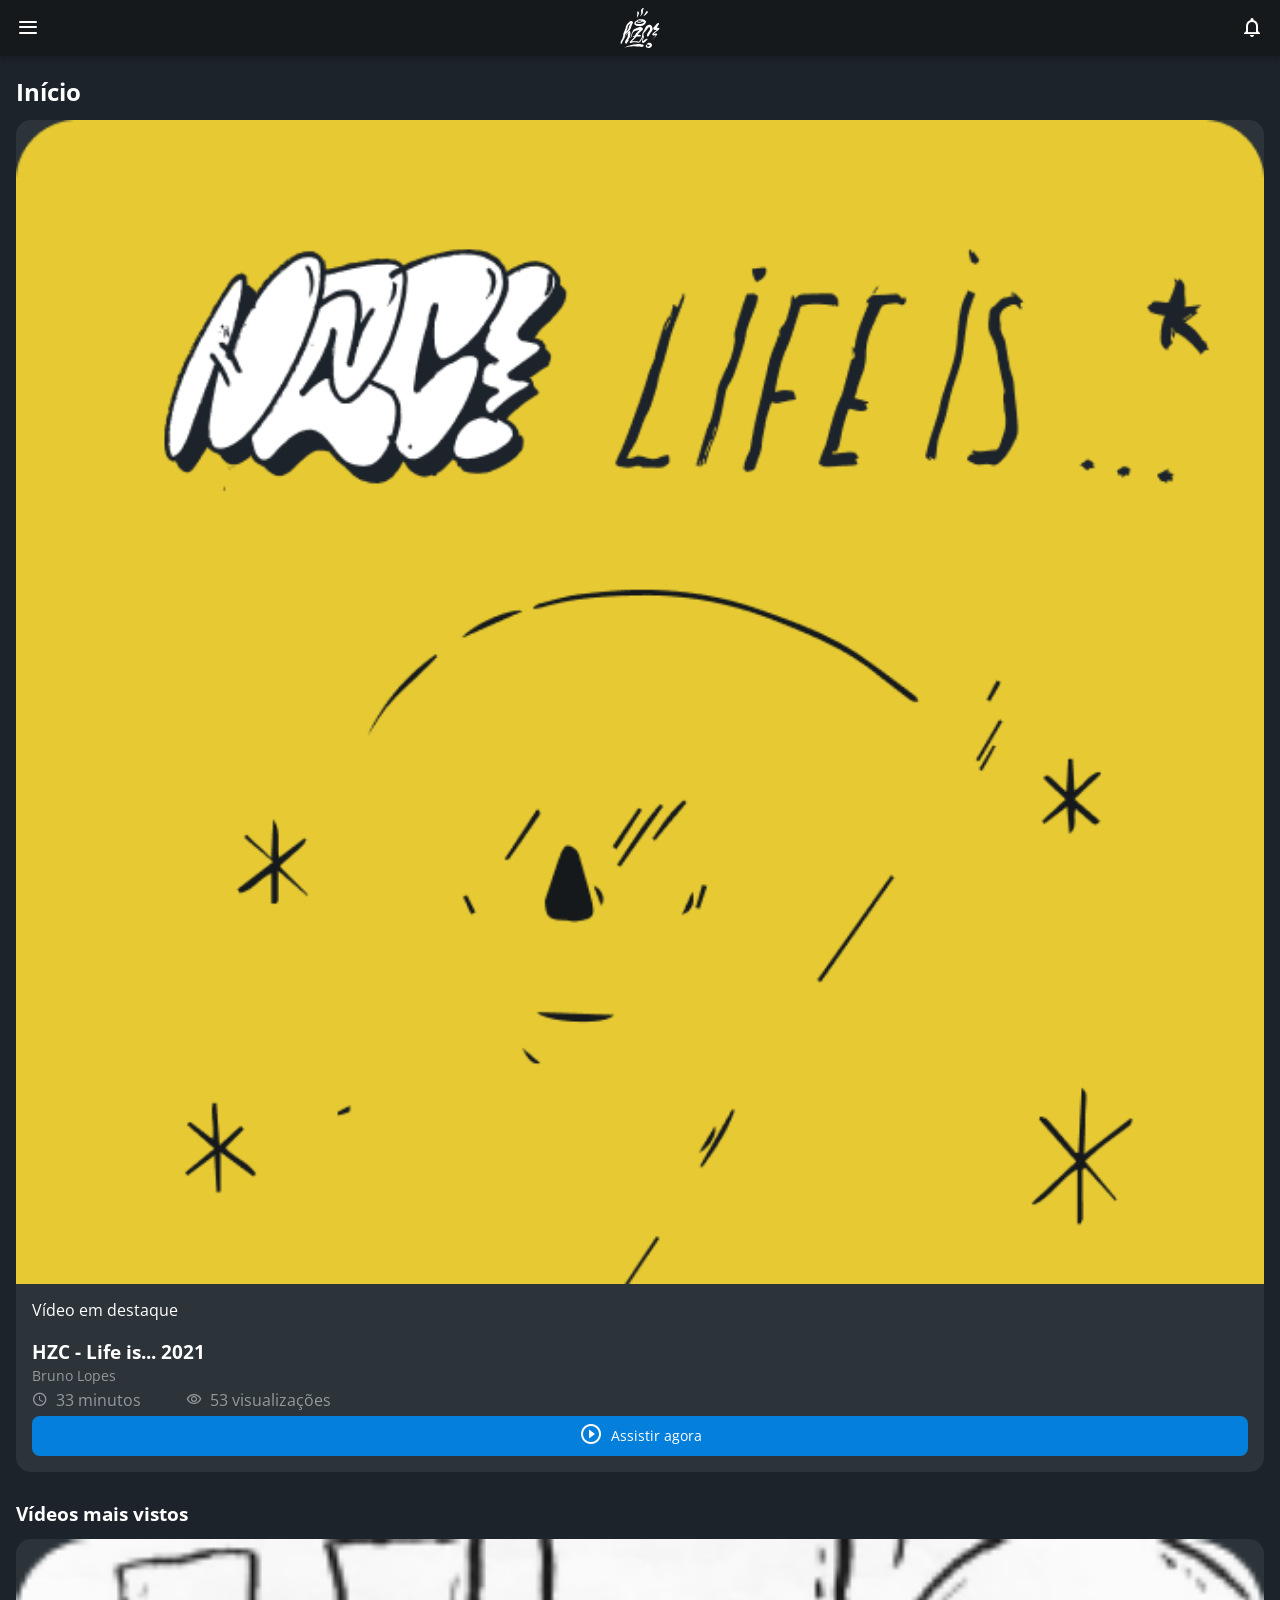
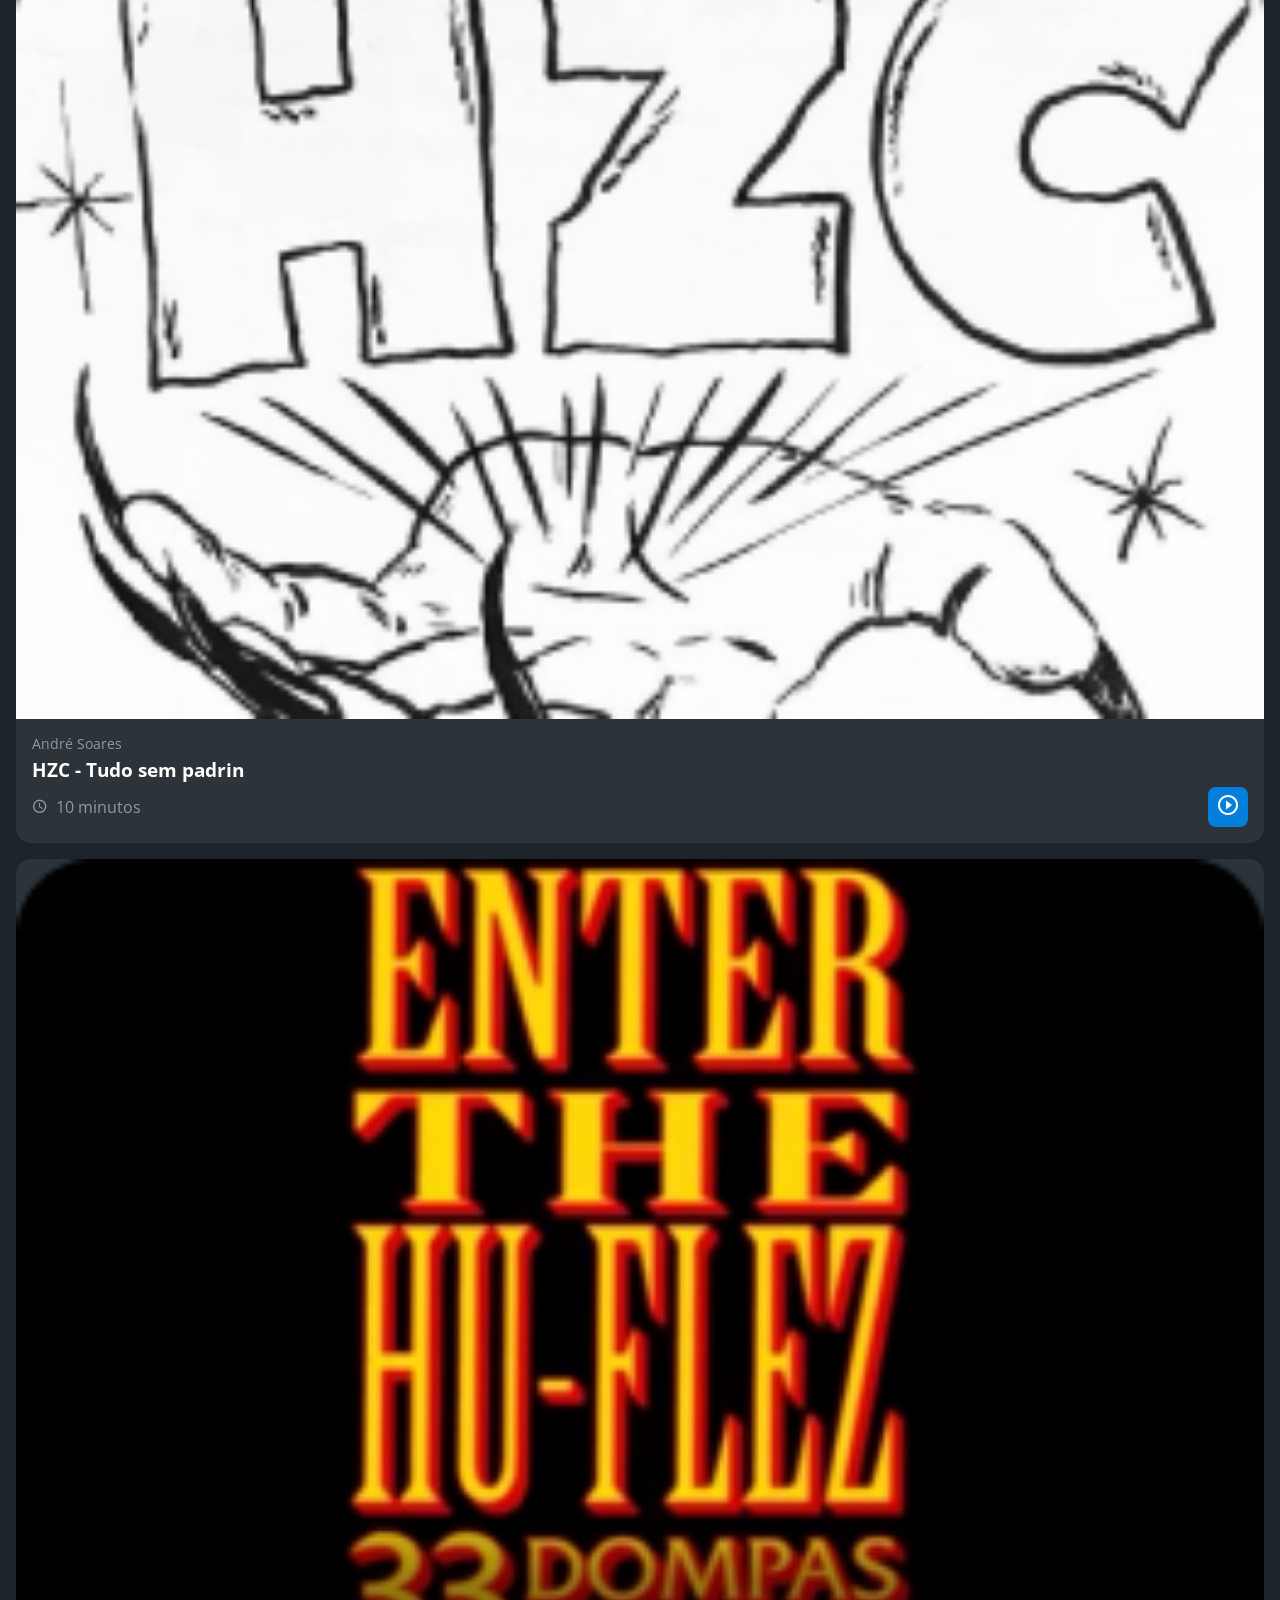
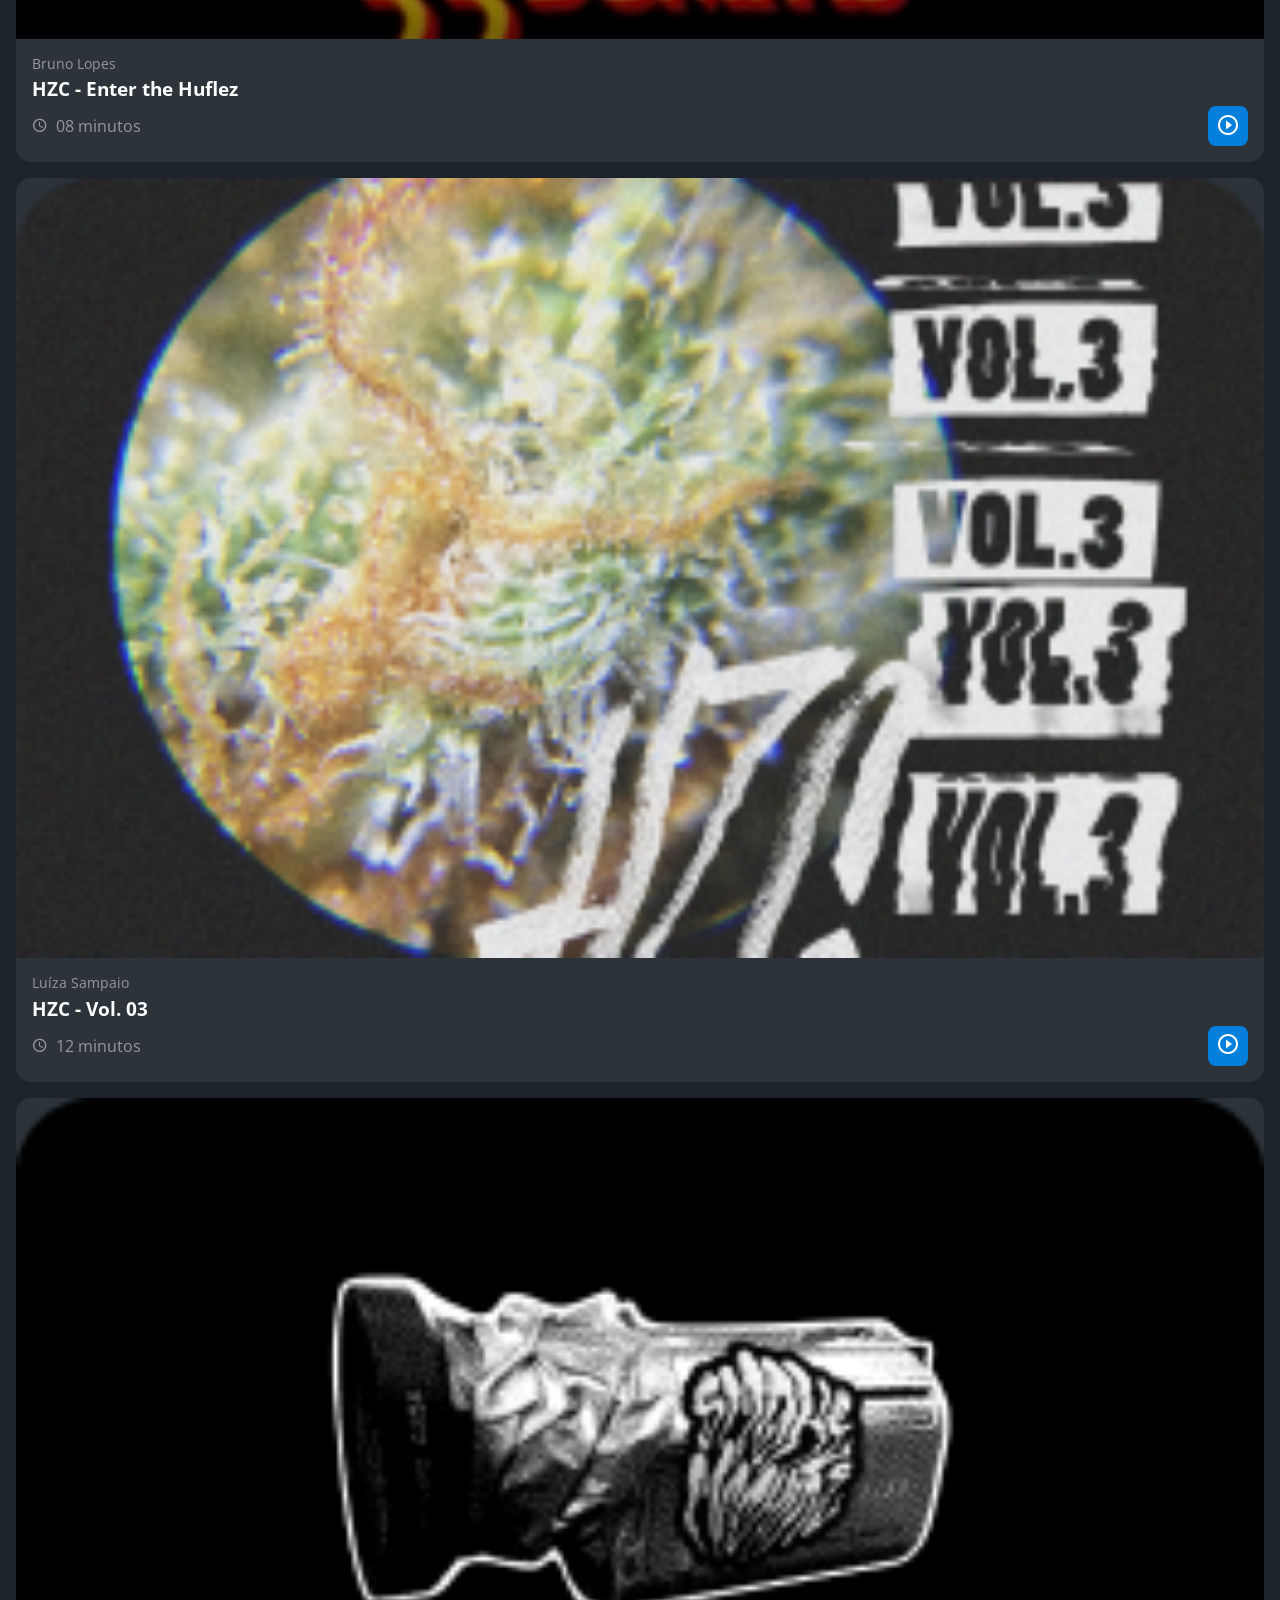
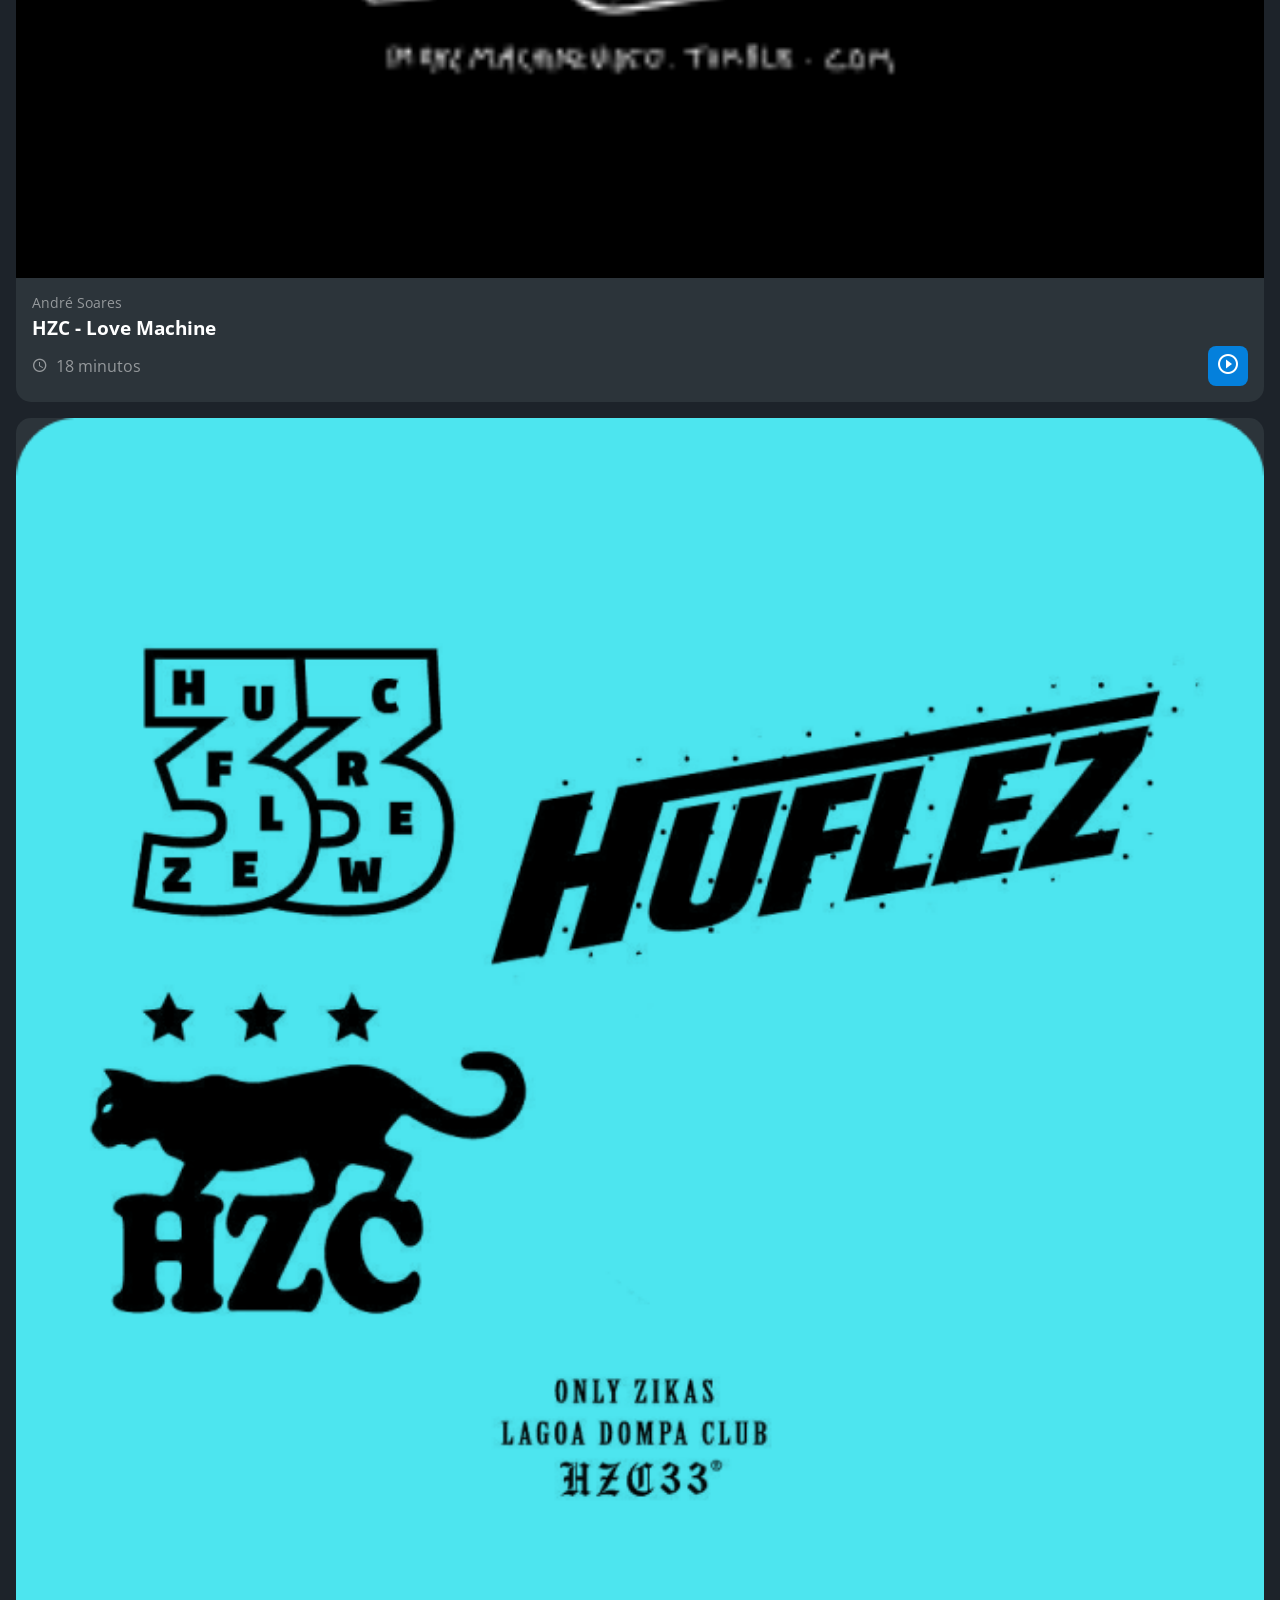
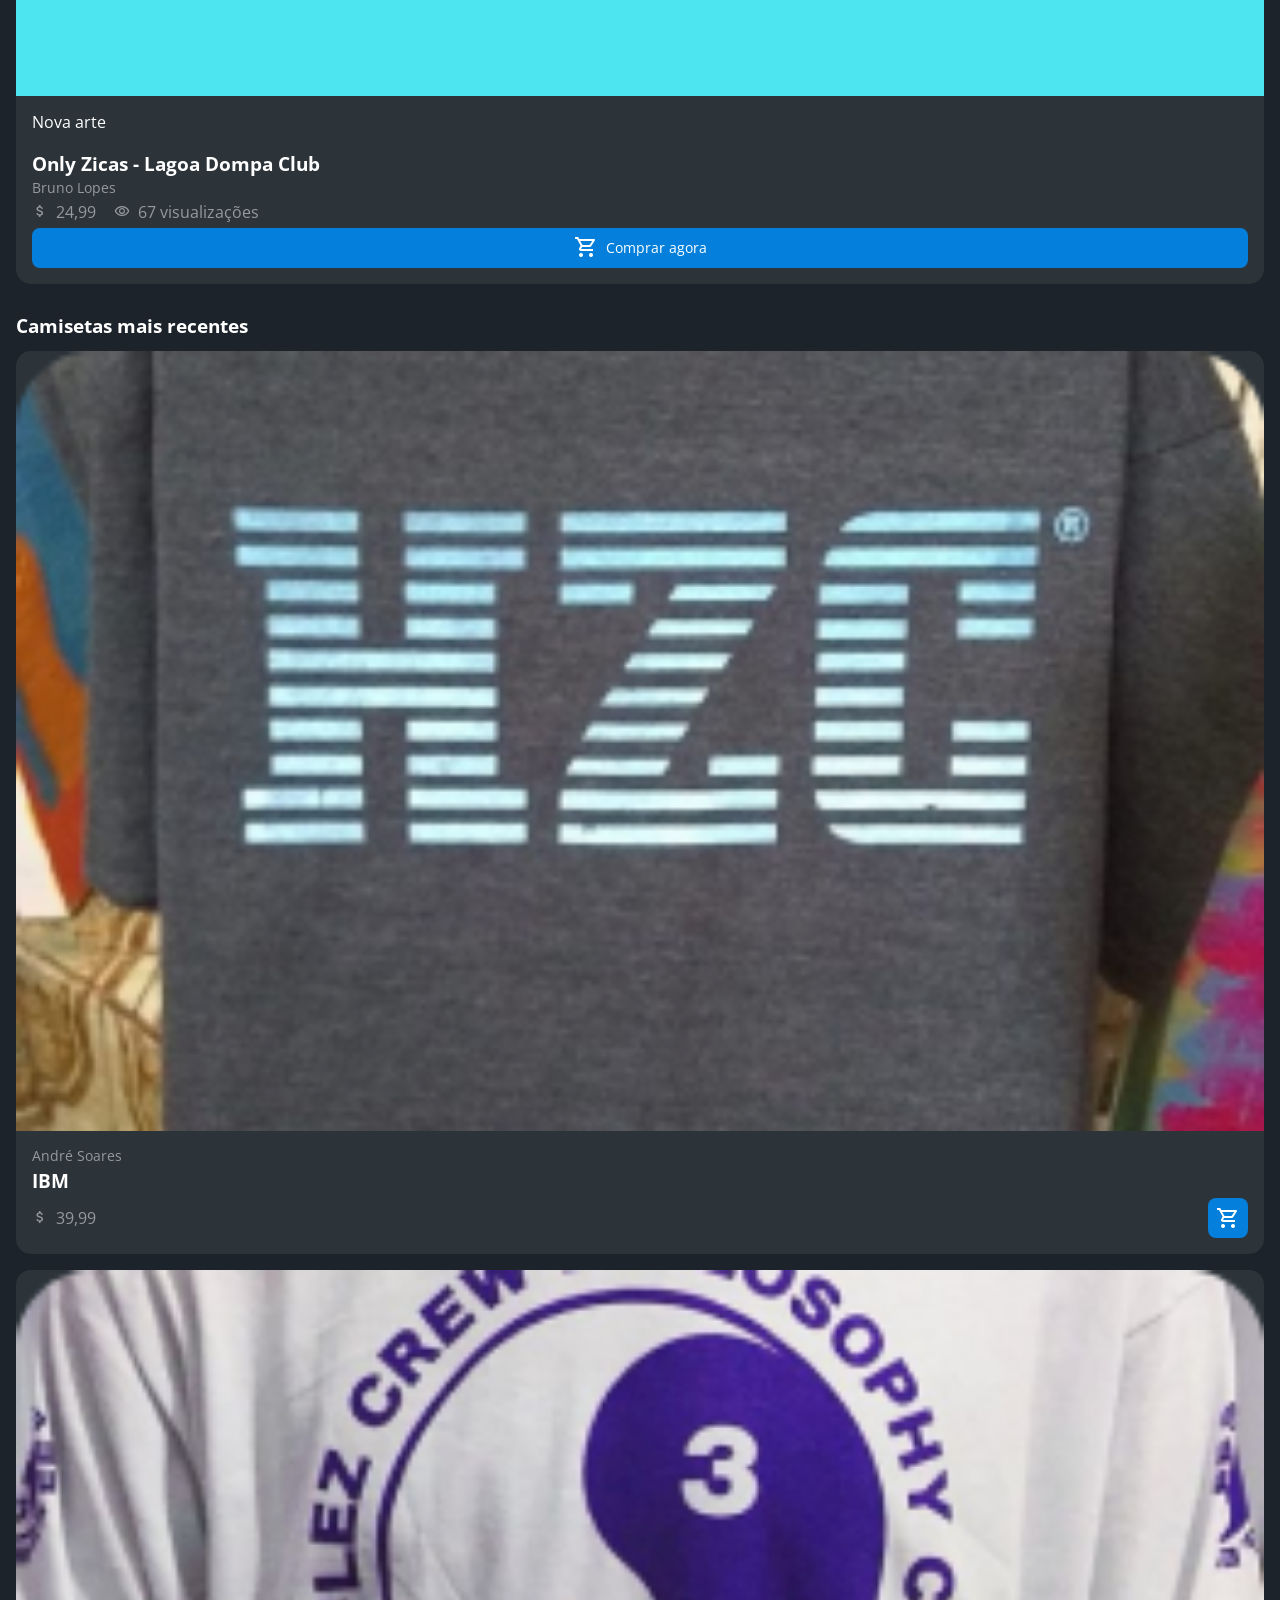
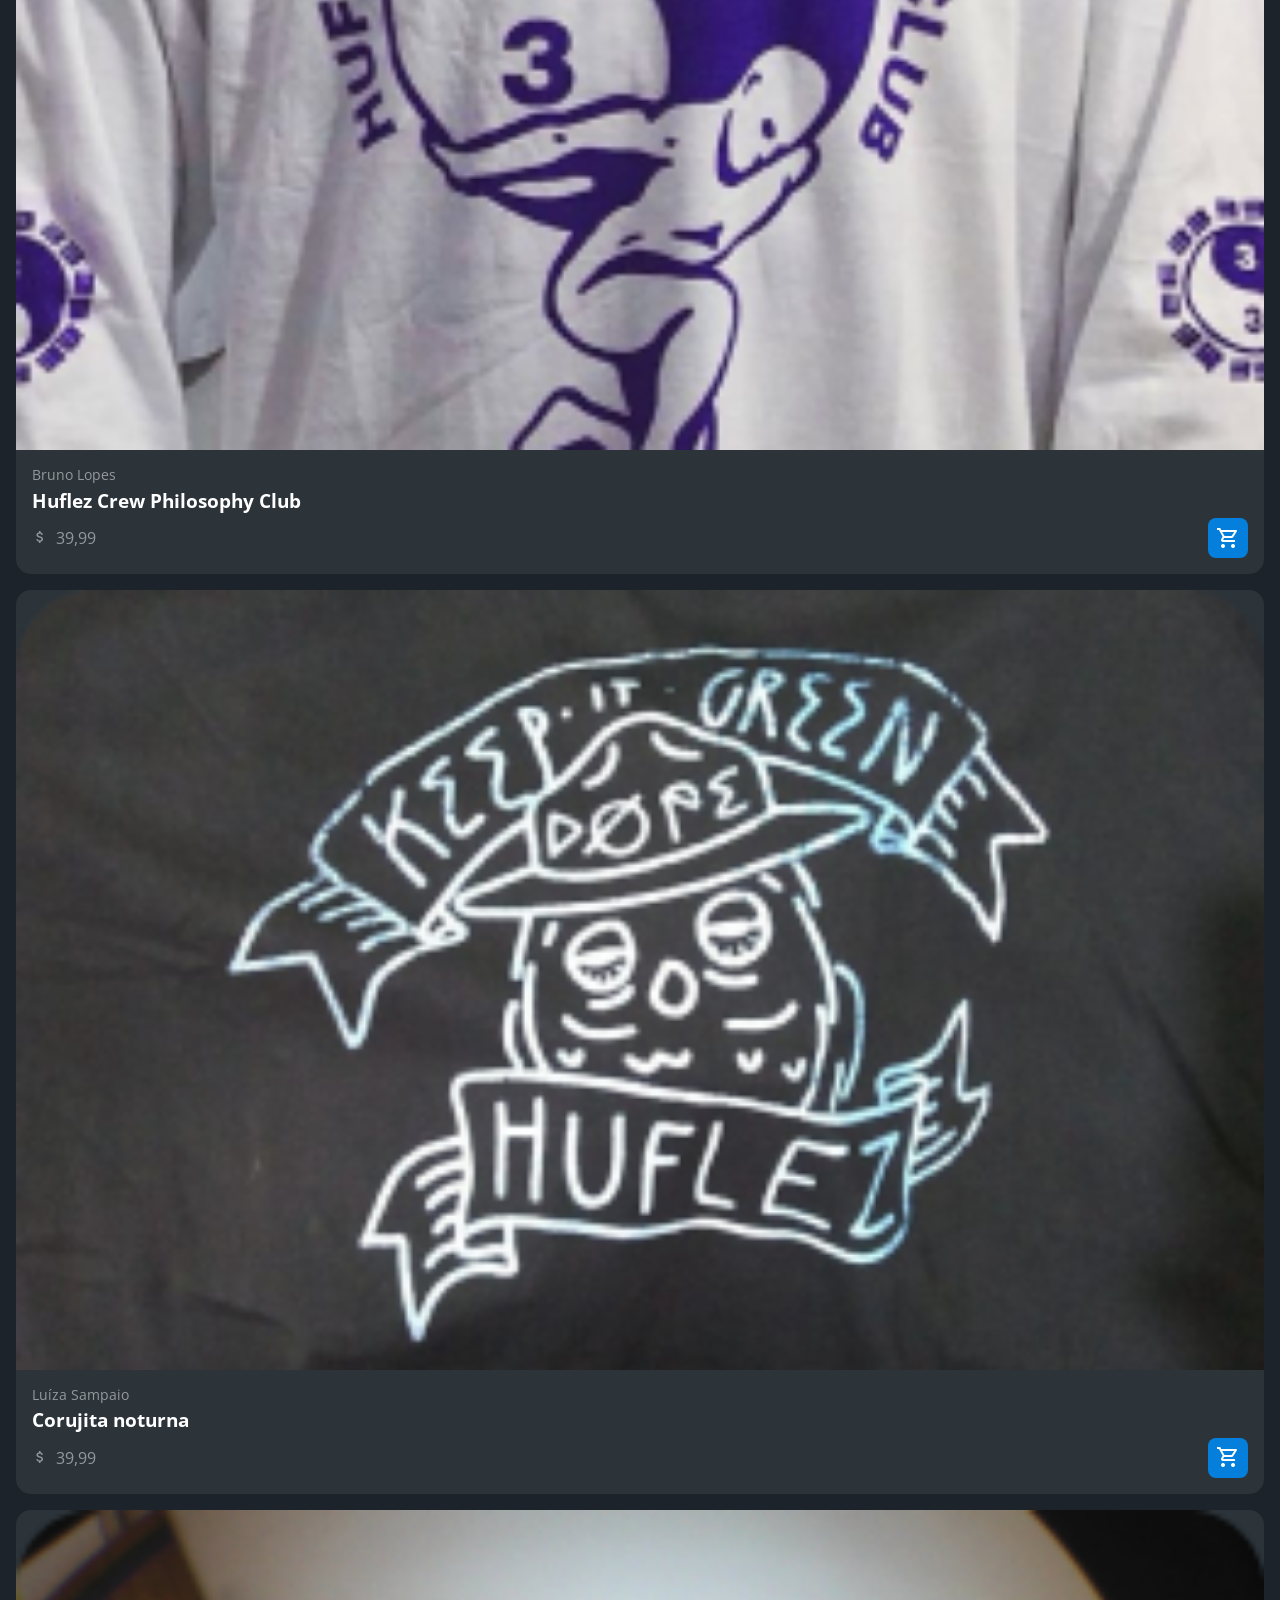
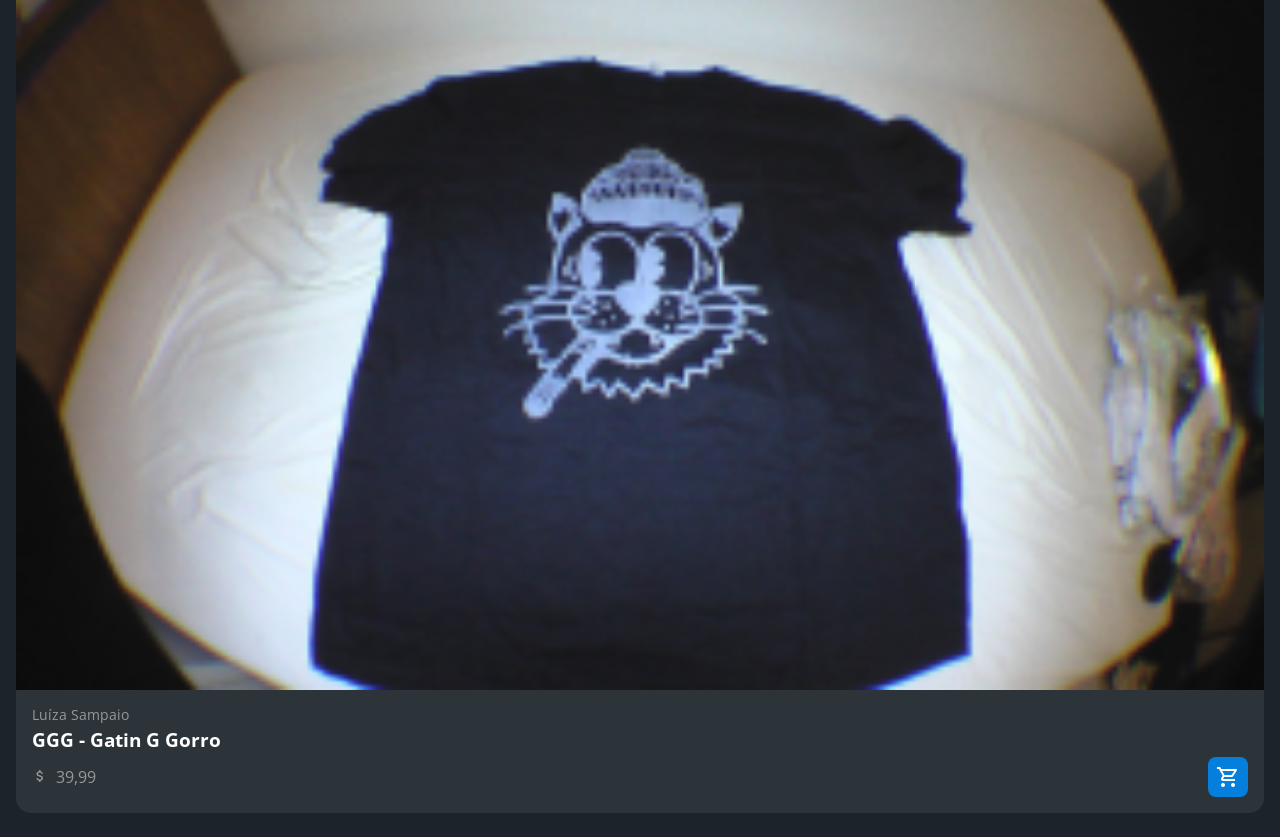
<file: index.html>
<!DOCTYPE html>
<html lang="pt-br">
<head>
    <meta charset="UTF-8">
    <meta http-equiv="X-UA-Compatible" content="IE=edge">
    <meta name="viewport" content="width=device-width, initial-scale=1.0">
    <title>HZC | Home</title>
    
    <link rel="preconnect" href="https://fonts.googleapis.com">
    <link rel="preconnect" href="https://fonts.gstatic.com" crossorigin>
    <link rel="stylesheet" href="https://fonts.googleapis.com/css2?family=Open+Sans:wght@400;600;700&display=swap">

    <link rel="stylesheet" href="assets/css/reset.css">
    <link rel="stylesheet" type="text/css" href="assets/css/estilos.css">
</head>
<body>
    <header class="cabecalho">
        <button class="cabecalho_menu" aria-label="Menu"><i></i></button>
        <img src="assets/img/logo.svg" class="cabecalho_logo" alt="Logotipo da HZC">
        <p class="cabecalho_perfil">Bruno Lopes</p>
        <button class = "cabecalho_notificacao" aria-label="Notificação"><i></i></button>
    </header>
    <nav class="menu_lateral">
        <img src="assets/img/logo.svg" alt="Logotipo da HZC" class="menu_lateral_logo">
        <a href="#" class="menu_lateral_link menu_lateral_link_inicio menu_lateral_link_ativo">Início</a>
        <a href="#" class="menu_lateral_link menu_lateral_link_videos">Vídeos</a>
        <a href="#" class="menu_lateral_link menu_lateral_link_picos">Picos</a>
        <a href="#" class="menu_lateral_link menu_lateral_link_integrantes">Integrantes</a>
        <a href="#" class="menu_lateral_link menu_lateral_link_camisas">Camisas</a>
        <a href="#" class="menu_lateral_link menu_lateral_link_pinturas">Pinturas</a>
    </nav>
    <main class="principal">
        <h2 class="titulo_pagina">Início</h2>
        <article class="cartao cartao_destaque destaque_video">
            <img src="assets/img/banner-mobile_1.png" alt="Banner do cartão" class="cartao_imagem_mobile">
            <img src="assets/img/banner_1.png" alt="Banner do cartão" class="cartao_imagem_desktop">
            <div class="cartao_conteudo">
                <p class="cartao_destaque">Vídeo em destaque</p>
                <h3 class="cartao_titulo">HZC - Life is... 2021</h3>
                <p class="cartao_perfil">Bruno Lopes</p>
                <p class="cartao_info cartao_info_tempo">33 minutos</p>
                <p class="cartao_info cartao_info_visualizacoes">53 visualizações</p>
                <button class="cartao_botao cartao_botao_play cartao_botao_destaque">Assistir agora</button>                
            </div>
        </article>
        <article class="cartao cartao_recentes videos_recentes">
            <h3 class="cartao_titulo">Vídeos recentes</h3>
            <a href="#" class="cartao_link">Ver todos</a>
            <ul class="cartao_lista">
                <li class="cartao_item">
                    <img src="assets/img/miniatura_1.png" alt="Thumbnail" class="cartao_item_thumbnail">
                    <h4 class="cartao_item_titulo">HZC - Love Machine</h4>
                    <p class="cartao_item_perfil">Bruno Lopez</p>
                </li>
                <li class="cartao_item">
                    <img src="assets/img/miniatura_2.png" alt="Thumbnail" class="cartao_item_thumbnail">
                    <h4 class="cartao_item_titulo">HZC - Vol. 03</h4>
                    <p class="cartao_item_perfil">Luíza Sampaio</p>
                </li>
                <li class="cartao_item">
                    <img src="assets/img/miniatura_3.png" alt="Thumbnail" class="cartao_item_thumbnail">
                    <h4 class="cartao_item_titulo">HZC - Pescaria na Urca</h4>
                    <p class="cartao_item_perfil">André Soares</p>
                </li>
                <li class="cartao_item">
                    <img src="assets/img/miniatura_4.png" alt="Thumbnail" class="cartao_item_thumbnail">
                    <h4 class="cartao_item_titulo">Vidalocagi - Guerreiros do asfalto</h4>
                    <p class="cartao_item_perfil">Júlia Fonseca</p>
                </li>
                <li class="cartao_item">
                    <img src="assets/img/miniatura_5.png" alt="Thumbnail" class="cartao_item_thumbnail">
                    <h4 class="cartao_item_titulo">Vidalocagi - Não importa o nível</h4>
                     <p class="cartao_item_perfil">Júlia Fonseca</p>
                </li>
            </ul>
        </article>
        <section class="secao secao_videos">
            <h3 class="titulo_secao">Vídeos mais vistos</h3>
            <article class="cartao">
                <img src="assets/img/video_1.png" alt="Vídeo" class="cartao_imagem">
                <div class="cartao_conteudo">
                    <p class="cartao_perfil">André Soares</p>
                    <h3 class="cartao_titulo">HZC - Tudo sem padrin</h3>
                    <p class="cartao_info cartao_info_tempo">10 minutos</p>
                    <button class="cartao_botao cartao_botao_play" aria-label="Assistir agora"></button>                
                </div>
            </article>
            <article class="cartao">
                <img src="assets/img/video_2.png" alt="Vídeo" class="cartao_imagem">
                <div class="cartao_conteudo">
                    <p class="cartao_perfil">Bruno Lopes</p>
                    <h3 class="cartao_titulo">HZC - Enter the Huflez</h3>
                    <p class="cartao_info cartao_info_tempo">08 minutos</p>
                    <button class="cartao_botao cartao_botao_play" aria-label="Assistir agora"></button>                
                </div>
            </article>
            <article class="cartao">
                <img src="assets/img/video_3.png" alt="Vídeo" class="cartao_imagem">
                <div class="cartao_conteudo">
                    <p class="cartao_perfil">Luíza Sampaio</p>
                    <h3 class="cartao_titulo">HZC - Vol. 03</h3>
                    <p class="cartao_info cartao_info_tempo">12 minutos</p>
                    <button class="cartao_botao cartao_botao_play" aria-label="Assistir agora"></button>                
                </div>
            </article>
            <article class="cartao">
                <img src="assets/img/video_4.png" alt="Vídeo" class="cartao_imagem">
                <div class="cartao_conteudo">
                    <p class="cartao_perfil">André Soares</p>
                    <h3 class="cartao_titulo">HZC - Love Machine</h3>
                    <p class="cartao_info cartao_info_tempo">18 minutos</p>
                    <button class="cartao_botao cartao_botao_play" aria-label="Assistir agora"></button>                
                </div>
            </article>
        </section>
        <article class="cartao cartao_novas_artes novas_artes">
            <h3 class="cartao_titulo">Novas artes</h3>
            <a href="#" class="             cartao_link">Ver todos</a>
            <ul class="cartao_lista">
                <li class="cartao_item">
                    <img src="assets/img/grafite_1.jpg" alt="Thumbnail" class="cartao_item_thumbnail">
                    <h4 class="cartao_item_titulo">Reencontro</h4>
                    <p class="cartao_item_perfil">Marcelo Martins</p>
                </li>
                <li class="cartao_item">
                    <img src="assets/img/grafite_2.jpg" alt="Thumbnail" class="cartao_item_thumbnail">
                    <h4 class="cartao_item_titulo">Nosso povo</h4>
                    <p class="cartao_item_perfil">Josué Maccane</p>
                </li>
                <li class="cartao_item">
                    <img src="assets/img/grafite_3.jpg" alt="Thumbnail" class="cartao_item_thumbnail">
                    <h4 class="cartao_item_titulo">Paixão</h4>
                    <p class="cartao_item_perfil">André Soares</p>
                </li>
                <li class="cartao_item">
                    <img src="assets/img/grafite_4.jpg" alt="Thumbnail" class="cartao_item_thumbnail">
                    <h4 class="cartao_item_titulo">Arte de rua</h4>
                    <p class="cartao_item_perfil">Júlia Fonseca</p>
                </li>
                <li class="cartao_item">
                    <img src="assets/img/grafite_5.png" alt="Thumbnail" class="cartao_item_thumbnail">
                    <h4 class="cartao_item_titulo">Direções</h4>
                    <p class="cartao_item_perfil">Armando José</p>
                </li>
                <li class="cartao_item">
                    <img src="assets/img/grafite_6.jpg" alt="Thumbnail" class="cartao_item_thumbnail">
                    <h4 class="cartao_item_titulo">Direções</h4>
                    <p class="cartao_item_perfil">Marcelo Martins</p>
                </li>
                <li class="cartao_item">
                    <img src="assets/img/grafite_7.png" alt="Thumbnail" class="cartao_item_thumbnail">
                    <h4 class="cartao_item_titulo">Realismo moderno</h4>
                    <p class="cartao_item_perfil">Josué maccane</p>
                </li>
            </ul>
        </article>
        <article class="cartao cartao_destaque destaque_produto">
            <img src="assets/img/banner-mobile_2.png" alt="Banner do cartão" class="cartao_imagem_mobile">
            <img src="assets/img/banner_2.png" alt="Banner do cartão" class="cartao_imagem_desktop">
            <div class="cartao_conteudo">
                <p class="cartao_destaque">Nova arte</p>
                <h3 class="cartao_titulo">Only Zicas - Lagoa Dompa Club</h3>
                <p class="cartao_perfil">Bruno Lopes</p>
                <p class="cartao_info cartao_info_preco">24,99</p>
                <p class="cartao_info cartao_info_visualizacoes">67 visualizações</p>
                <button class="cartao_botao cartao_botao_comprar cartao_botao_destaque">Comprar agora</button>                
            </div>
        </article>
        <section class="secao secao_produtos">
            <h3 class="titulo_secao">Camisetas mais recentes</h3>
            <article class="cartao">
                <img src="assets/img/produto_1.png" alt="Camiseta" class="cartao_imagem">
                <div class="cartao_conteudo">
                    <p class="cartao_perfil">André Soares</p>
                    <h3 class="cartao_titulo">IBM</h3>
                    <p class="cartao_info cartao_info_preco">39,99</p>
                    <button class="cartao_botao cartao_botao_comprar" aria-label="Comprar agora"></button>                
                </div>
            </article>
            <article class="cartao">
                <img src="assets/img/produto_2.png" alt="Camiseta" class="cartao_imagem">
                <div class="cartao_conteudo">
                    <p class="cartao_perfil">Bruno Lopes</p>
                    <h3 class="cartao_titulo">Huflez Crew Philosophy Club</h3>
                    <p class="cartao_info cartao_info_preco">39,99</p>
                    <button class="cartao_botao cartao_botao_comprar" aria-label="Comprar agora"></button>                
                </div>
            </article>
            <article class="cartao">
                <img src="assets/img/produto_3.png" alt="Camiseta" class="cartao_imagem">
                <div class="cartao_conteudo">
                    <p class="cartao_perfil">Luíza Sampaio</p>
                    <h3 class="cartao_titulo">Corujita noturna</h3>
                    <p class="cartao_info cartao_info_preco">39,99</p>
                    <button class="cartao_botao cartao_botao_comprar" aria-label="Comprar agora"></button>                
                </div>
            </article>
            <article class="cartao">
                <img src="assets/img/produto_4.png" alt="Camiseta" class="cartao_imagem">
                <div class="cartao_conteudo">
                    <p class="cartao_perfil">Luíza Sampaio</p>
                    <h3 class="cartao_titulo">GGG - Gatin G Gorro</h3>
                    <p class="cartao_info cartao_info_preco">39,99</p>
                    <button class="cartao_botao cartao_botao_comprar" aria-label="Comprar agora"></button>                
                </div>
            </article>
        </section>
    </main>
<script src="index.js"></script>
</body>
</html>
</file>
<file: assets/css/estilos.css>
/*Chamada da fonte especial para utilizar ícones como fonte*/
@font-face {
    font-family: 'icones';
    src: url(../font/icones.ttf);
}

/*Estilização do corpo principal da página*/
body{
    background-color: #1D232A;
    font-family: 'Open Sans', 'icones', sans-serif;
    color: #FFFFFF;
}

@media screen and (min-width: 1440px){
    body{
        display: grid;
        grid-template-columns: auto 1fr;
    }
}

/*Estilização do cabeçalho*/
.cabecalho{
    display: flex;
    justify-content: space-between;
    align-items: center;
    background-color: #15191c;
    padding: 8px 16px;
    box-shadow: 0px 4px 4px rgba(0, 0, 0, 0.16);
}

.cabecalho_menu i::before{
    content: "\e904";
    font-size: 24px;
}

.cabecalho_notificacao i::before{
    content: "\e906";
    font-size: 24px;
}

.cabecalho_logo{
    width: 40px;
}

.cabecalho_perfil{
    display: none;
}

@media screen and (min-width: 1440px){
    .cabecalho{
        background-color: #1D232A;
        display: grid;
        column-gap: 32px;
        grid-template-columns: 1fr auto;
        padding: 16px 60px;
        height: 80px;
        box-sizing: border-box;
        grid-column: 2;
    }

    .cabecalho_menu{
        display: none;
    }

    .cabecalho_logo{
        display: none;
    }

    .cabecalho_perfil{
        display: grid;
        grid-template-columns: repeat(3, auto);
        column-gap: 8px;
        align-items: center;
        justify-self: flex-end;
        color: #95999C;
        padding: 8px 32px;
        border-right: 1px solid #95999C;
    }

    .cabecalho_perfil::before{
        content: "";
        display: block;
        width: 32px;
        height: 32px;
        background-image: url(../img/profile_2.png);
        background-size: contain;
        background-repeat: no-repeat;
        background-position: center;
    }

    .cabecalho_perfil::after{
        content: "\e90d";
        color: #FFFFFF;
        font-size: 1.5rem;
    }
}

/*Estilização do menu lateral*/
.menu_lateral{
    display: flex;
    flex-direction: column;
    background-color: #15191C;
    width: 75vw;
    height: 100vh;
    position: absolute;
    left: -100vw;
    transition: .25s;
}

.menu_lateral_ativo{
    left:0;
    transition: .25s;
}

.menu_lateral_logo{
    align-self: center;
    padding: 16px;
    width: 118px;
}

.menu_lateral_link{
    height: 64px;
    color: #95999C;  
    padding-left: 64px; 
    display: flex;
    align-items: center;
}

.menu_lateral_link:hover{
    color: #FFFFFF;
    padding-left: 56px;
    border-left: 8px solid #FFFFFF
}

.menu_lateral_link::before{
    content: "\e900";
    width: 24px;
    height: 24px;
    font-size: 24px;
    position: absolute;
    left: 24px;
}

.menu_lateral_link_inicio::before{
    content: "\e902";
}

.menu_lateral_link_videos::before{
    content: "\e90e";
}

.menu_lateral_link_picos::before{
    content: "\e909";
}

.menu_lateral_link_integrantes::before{
    content: "\e903";
}

.menu_lateral_link_camisas::before{
    content: "\e900";
}

.menu_lateral_link_pinturas::before{
    content: "\e90a";
}

@media screen and (min-width: 1440px){
    .menu_lateral{
        position: static;
        width: 200px;
        grid-column: 1;
        grid-row: 1 / span 2;
    }
}

/*Estilização do conteúdo principal da página - cartões*/
.principal{
    padding: 24px 16px;
    display: grid;
    gap: 16px;
}

.titulo_pagina{
    font-size: 1.5rem;
    font-weight: 700;
}

.secao{
   display: grid;
   gap: 16px; 
}

@media screen and (min-width: 1440px){
    .secao{
        grid-template-columns: repeat(4, 1fr);
    }

    .titulo_secao{
        grid-column: span 4;
    }
}

.titulo_secao{
    font-size: 1.2rem;
    font-weight: 700;
}

@media screen and (min-width: 1440px){
    .principal{
        display: grid;
        grid-template-columns: auto 1fr auto;
        grid-template-areas:
            "titulo_pagina titulo_pagina titulo_pagina"
            "destaque_video destaque_video videos_recentes"
            "secao_videos secao_videos secao_videos"
            "novas_artes destaque_produto destaque_produto"
            "secao_produtos secao_produtos secao_produtos"
        ;
        column-gap: 32px;
        padding: 16px 60px;
        grid-column: 2;
    }
}

.cartao{
    width: 100%;
    border-radius: 15px;
    overflow: hidden;
    background-color: #2C343A;
}

.cartao_conteudo{
    padding: 16px;
    display: grid;
    grid-template-columns: Auto 1fr;
    gap: 8px;
}

.cartao_destaque{
    margin-bottom: 16px;
}

.cartao_imagem_desktop{
    display: none;
}

.cartao_titulo{
    font-size: 1.2rem;
    font-weight: 700;
    grid-column: span 2;
}

.cartao_perfil{
    font-size: 0.9rem;
    color: #95999C;
    grid-column: span 2;
}

.cartao_info{
    display: flex;
    align-items: center;
    color: #95999C;
}

.cartao_info_tempo::before{
    content: "\e90c";
    margin-right: 8px;
}

.cartao_info_visualizacoes::before{
    content: "\e90f";
    margin-right: 8px;
}

.cartao_botao{
    display: flex;
    justify-content: center;
    align-items: center;
    background-color: #0480DC;
    width: 40px;
    height: 40px;
    border-radius: 8px;
    font-size: 0.9rem;
    justify-self: flex-end;
}

.cartao_botao_play::before{
    content: "\e90b";
    font-size: 24px;
}

.cartao_botao_destaque{
    width: 100%;
    grid-column: span 2;
}

.cartao_botao_destaque::before{
    margin-right: 8px;
}

.cartao_info_preco::before{
    content: "\e905";
    margin-right: 8px;
}

.cartao_botao_comprar::before{
    content: "\e901";
    font-size: 24px;
}

.cartao_recentes, .cartao_novas_artes {
    display: none;
}

@media screen and (min-width: 1440px){
    .cartao_imagem_mobile{
        display: none;
    }

    .cartao_imagem_desktop{
        display: block;
    }

    .cartao_destaque{
        margin-bottom: 0;
    }

    .cartao_botao_destaque{
        grid-column: auto;
        padding: 16px 8px;
    }

    .cartao_recentes, .cartao_novas_artes{
        display: grid;
        grid-template-columns: repeat(2, auto);
        align-items: center;
        row-gap: 24px;
        width: 256px;
        padding: 16px;
        box-sizing: border-box;
        align-self: flex-start;
    }

    .cartao_recentes, .cartao_novas_artes .cartao_titulo{
        grid-column: auto;
    }

    .cartao_link{
        font-size: 0.8rem;
        font-weight: 600;
        color: #0480DC;
        justify-content: flex-end;
    }

    .cartao_lista{
        display: grid;
        row-gap: 16px;
        grid-column: span 2;
    }

    .cartao_item{
        display: grid;
        grid-template-columns: auto 1fr;
        gap: 8px;
    }

    .cartao_item_thumbnail{
        width: 32px;
        grid-row: span 2;;
    }

    .cartao_item_titulo{
        font-size: 0.9rem;
        line-height: 1.2rem;
        font-weight: 700;        
    }

    .cartao_item_perfil{
        font-size: 0.8rem;
        color: #95999C;
    }

    .destaque_video{
        grid-area: destaque_video;
    }

    .videos_recentes{
        grid-area: videos_recentes;
    }

    .secao_videos{
        grid-area: secao_videos;
    }

    .novas_artes{
        grid-area: novas_artes;
    }

    .destaque_produto{
        grid-area: destaque_produto;
    }

    .secao_produtos{
        grid-area: secao_produtos;
    }
}
</file>
